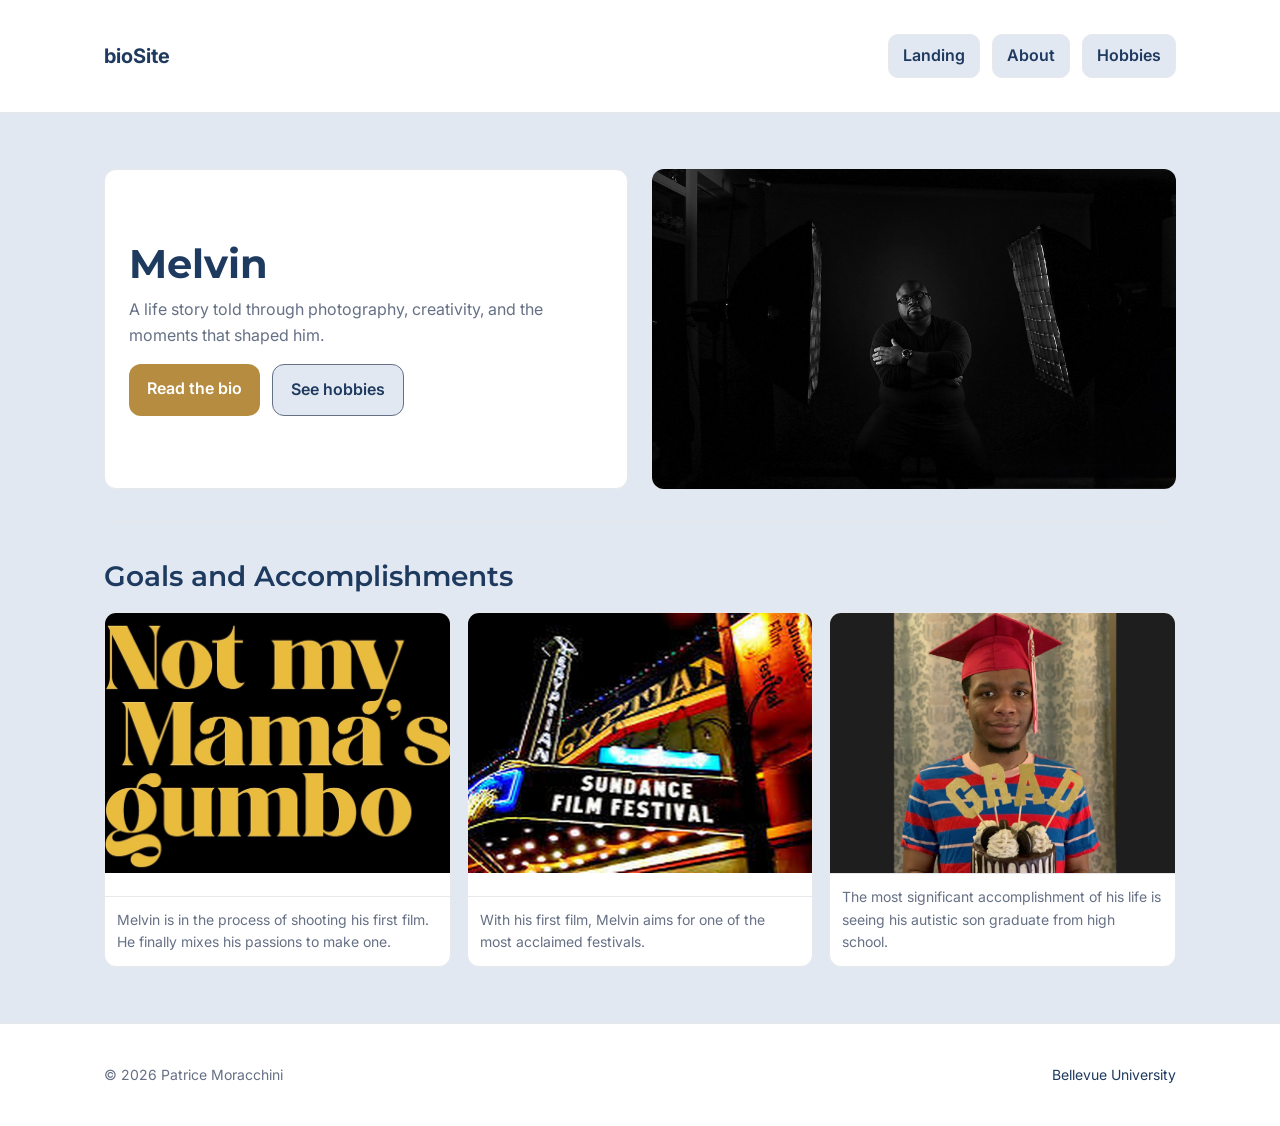
<file: index.html>
<!DOCTYPE html>
<html lang="en">
<head>
  <meta charset="UTF-8" />

  <title>Index | Melvin</title>

  <link href="https://fonts.googleapis.com/css2?family=Inter:wght@400;500&family=Montserrat:wght@600;700&display=swap" rel="stylesheet">

  <link rel="stylesheet" href="site.css" />
</head>
<body>
<!--  header -->
  <header class="site-header">
    <div class="container header-row">
      <div class="brand">bioSite</div>
        
      <nav class="nav">
        <a class="nav-link" href="index.html">Landing</a>
        <a class="nav-link" href="about.html">About</a>
        <a class="nav-link" href="hobbies.html">Hobbies</a>
      </nav>
    </div>
  </header>

  <main class="container">
    <!-- Hero section with split layout -->
    <section class="hero">
      <div class="hero-left">

        <div class="hero-box">
          <h1>Melvin</h1>
          <p class="tagline">A life story told through photography, creativity, and the moments that shaped him.</p>

          <div class="cta-row">
            <a class="btn btn-primary" href="about.html">Read the bio</a>
            <a class="btn btn-secondary" href="hobbies.html">See hobbies</a>
          </div>
        </div>
      </div>

      <div class="hero-right">
        <div class="hero-image">
          <img src="images/hero.jpg" alt="Portrait of Melvin" />
        </div>
      </div>
    </section>

    <hr class="section-rule" />
    <!-- Featured section with card layout -->
    <section class="featured">
      <h2>Goals and Accomplishments</h2>

      <div class="card-grid">
        <figure class="card">
          <div class="card-img">
            <img src="images/goal1.jpg" alt="Featured moment 1" />
          </div>
          <figcaption class="caption">Melvin is in the process of shooting his first film. He finally mixes his passions to make one.</figcaption>
        </figure>

        <figure class="card">
          <div class="card-img">
            <img src="images/goal2.jpg" alt="Featured moment 2" />
          </div>
          <figcaption class="caption">With his first film, Melvin aims for one of the most acclaimed festivals.</figcaption>
        </figure>

        <figure class="card">
          <div class="card-img">
            <img src="images/accomplishment3.jpg" alt="Featured moment 3" />
          </div>
          <figcaption class="caption">The most significant accomplishment of his life is seeing his autistic son graduate from high
school.</figcaption>
        </figure>
      </div>
    </section>

  </main>
  <!-- footer  -->
  <footer class="site-footer">
    <div class="container footer-row">
      <div>© 2026 Patrice Moracchini</div>
      <div>
        <a class="footer-link" href="https://degrees.bellevue.edu/?utm_source=google&utm_medium=cpc&utm_campaign=20388528939&utm_content=153304566916&utm_term=bellevue%20university&gad_source=1&gad_campaignid=20388528939&gbraid=0AAAAADruqtXKMs_qDzr7t0mXNCU68WF1-&gclid=CjwKCAiA-sXMBhAOEiwAGGw6LG4PZqdKBVgVtPGLbaaEoilFaUwEgsfxj2MyyaBA53DbVVQUaGW_xxoC1QoQAvD_BwE" target="_blank" rel="noopener">Bellevue University</a>
      </div>
    </div>
  </footer>

</body>
</html>
</file>
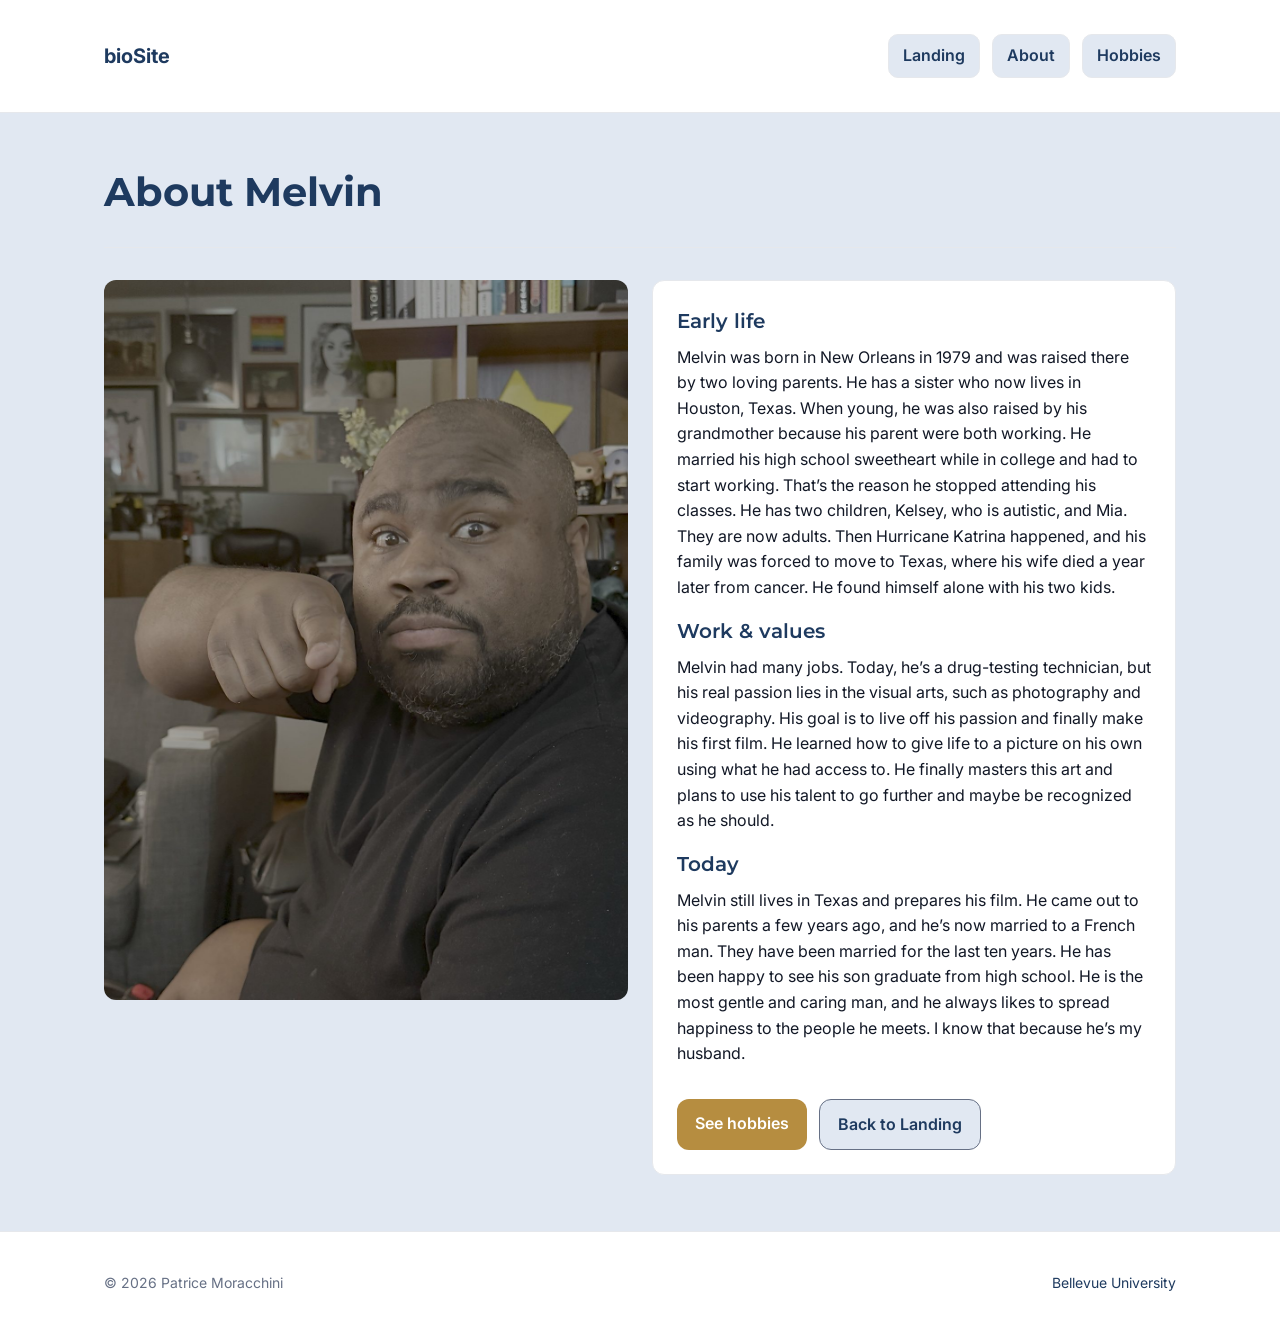
<file: about.html>
<!DOCTYPE html>
<html lang="en">
<head>
  <meta charset="UTF-8">

  <title>About | Melvin</title>

  <link href="https://fonts.googleapis.com/css2?family=Inter:wght@400;500&family=Montserrat:wght@600;700&display=swap" rel="stylesheet">

  <link rel="stylesheet" href="site.css">
</head>
<body>

  <header class="site-header">
    <div class="container header-row">
      <div class="brand">bioSite</div>

      <nav class="nav">
        <a class="nav-link" href="index.html">Landing</a>
        <a class="nav-link" href="about.html">About</a>
        <a class="nav-link" href="hobbies.html">Hobbies</a>
      </nav>
    </div>
  </header>

  <main class="container">
    <section class="about">
      <h1>About Melvin</h1>

      <hr class="section-rule" />

      <!-- Reuse the landing-page split layout for a consistent aesthetic -->
      <div class="hero">
        <!-- Left column: portrait image -->
        <div>
          <div class="hero-image">
            <img src="images/portrait.jpg" alt="Portrait of Melvin" />
          </div>
        </div>

        <!-- Right column: bio content -->
        <div>
          <div class="hero-box">
            <h2>Early life</h2>
            <p>Melvin was born in New Orleans in 1979 and was raised there by two loving parents. He has a
sister who now lives in Houston, Texas. When young, he was also raised by his grandmother
because his parent were both working. He married his high school sweetheart while in college
and had to start working. That’s the reason he stopped attending his classes. He has two
children, Kelsey, who is autistic, and Mia. They are now adults. Then Hurricane Katrina
happened, and his family was forced to move to Texas, where his wife died a year later from
cancer. He found himself alone with his two kids.</p>

            <h2>Work &amp; values</h2>
            <p>Melvin had many jobs. Today, he’s a drug-testing technician, but his real passion lies in the
visual arts, such as photography and videography. His goal is to live off his passion and finally
make his first film. He learned how to give life to a picture on his own using what he had access
to. He finally masters this art and plans to use his talent to go further and maybe be recognized
as he should.</p>

            <h2>Today</h2>
            <p>Melvin still lives in Texas and prepares his film. He came out to his parents a few years ago, and
he’s now married to a French man. They have been married for the last ten years. He has been
happy to see his son graduate from high school. He is the most gentle and caring man, and he
always likes to spread happiness to the people he meets. I know that because he’s my husband.</p>

            <div class="cta-row">
              <a class="btn btn-primary" href="hobbies.html">See hobbies</a>
              <a class="btn btn-secondary" href="index.html">Back to Landing</a>
            </div>
          </div>
        </div>
      </div>
    </section>
  </main>
<!-- The footer is the same across all pages, so we can reuse it for consistency -->
  <footer class="site-footer">
    <div class="container footer-row">
      <div>© 2026 Patrice Moracchini</div>
      <div>
        <a class="footer-link" href="https://degrees.bellevue.edu/?utm_source=google&utm_medium=cpc&utm_campaign=20388528939&utm_content=153304566916&utm_term=bellevue%20university&gad_source=1&gad_campaignid=20388528939&gbraid=0AAAAADruqtXKMs_qDzr7t0mXNCU68WF1-&gclid=CjwKCAiA-sXMBhAOEiwAGGw6LG4PZqdKBVgVtPGLbaaEoilFaUwEgsfxj2MyyaBA53DbVVQUaGW_xxoC1QoQAvD_BwE" target="_blank" rel="noopener">Bellevue University</a>
      </div>
    </div>
  </footer>

</body>
</html>
</file>
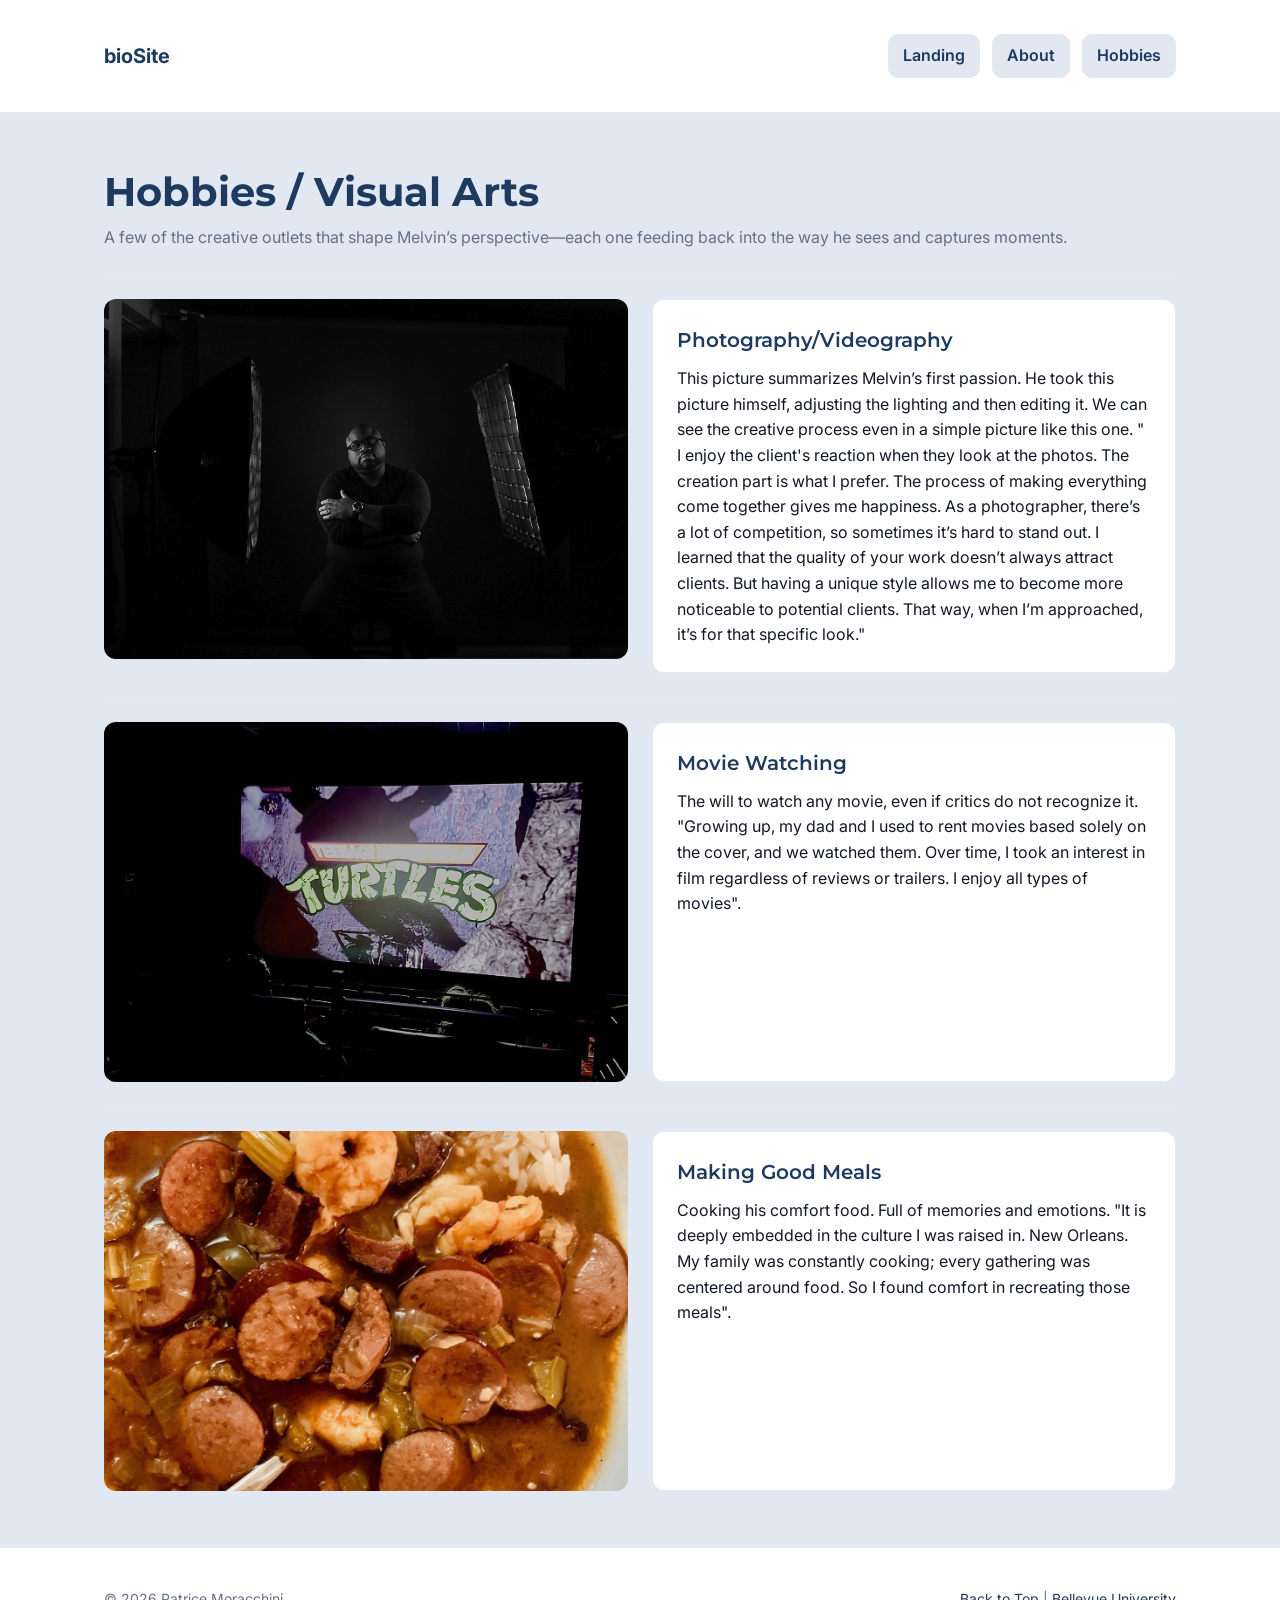
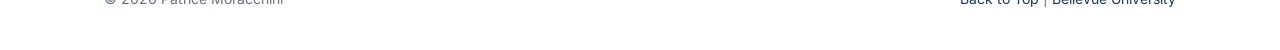
<file: hobbies.html>
<!DOCTYPE html>
<html lang="en">
<head>
  <meta charset="UTF-8">
  <title>Hobbies | Melvin</title>


  <link href="https://fonts.googleapis.com/css2?family=Inter:wght@400;500&family=Montserrat:wght@600;700&display=swap" rel="stylesheet">

  <link rel="stylesheet" href="site.css">
</head>
<body id="top">
<!-- The header and footer are the same across all pages, so we can reuse them for consistency -->
<header class="site-header">
  <div class="container header-row">
    <div class="brand">bioSite</div>

    <nav class="nav">
      <a class="nav-link" href="index.html">Landing</a>
      <a class="nav-link" href="about.html">About</a>
      <a class="nav-link" href="hobbies.html">Hobbies</a>
    </nav>
  </div>
</header>

<main class="container">
  <section class="hobbies">
    <h1>Hobbies / Visual Arts</h1>
    <p class="tagline">A few of the creative outlets that shape Melvin’s perspective—each one feeding back into the way he sees and captures moments.</p>

    <hr class="section-rule" />

    <!-- HOBBY BLOCK 1 -->
    <div class="hero">
      <div>
        <div class="hero-image">
          <img src="images/hobby1.jpg" alt="Melvin practicing Hobby 1" />
        </div>
      </div>

      <div>
        <div class="hero-box">
          <h2>Photography/Videography</h2>
          <p>This picture summarizes Melvin’s first passion. He took this picture himself, adjusting the
lighting and then editing it. We can see the creative process even in a simple picture like this
one. " I enjoy the client's reaction when they look at the photos. The creation
part is what I prefer. The process of making everything come together gives me
happiness. As a photographer, there’s a lot of competition, so sometimes it’s hard to stand out. I
learned that the quality of your work doesn’t always attract clients. But having a unique
style allows me to become more noticeable to potential clients. That way, when I’m
approached, it’s for that specific look."</p>
        </div>
      </div>
    </div>

    <hr class="section-rule" />

    <!-- HOBBY BLOCK 2 -->
    <div class="hero">
      <div>
        <div class="hero-image">
          <img src="images/hobby2.jpg" alt="Melvin practicing Hobby 2" />
        </div>
      </div>

      <div>
        <div class="hero-box">
          <h2>Movie Watching</h2>
          <p>The will to watch any movie, even if critics do not recognize it. "Growing up, my dad and I used to rent
movies based solely on the cover, and we watched them. Over time, I took an interest in
film regardless of reviews or trailers. I enjoy all types of movies".</p>
        </div>
      </div>
    </div>

    <hr class="section-rule" />

    <!-- HOBBY BLOCK 3 -->
    <div class="hero">
      <div>
        <div class="hero-image">
          <img src="images/hobby3.jpg" alt="Melvin practicing Hobby 3" />
        </div>
      </div>

      <div>
        <div class="hero-box">
          <h2>Making Good Meals</h2>
          <p>Cooking his comfort food. Full of memories and emotions. "It is deeply embedded in the culture I was raised in. New Orleans. My family was
constantly cooking; every gathering was centered around food. So I found comfort in
recreating those meals".</p>
        </div>
      </div>
    </div>
  </section>
</main>

<footer class="site-footer">
  <div class="container footer-row">
    <div>© 2026 Patrice Moracchini</div>
    <div>
      <a class="footer-link" href="#top">Back to Top</a>  <!-- link added after schoolmate feedback, to improve navigation -->
      |
      <a class="footer-link" href="https://degrees.bellevue.edu/?utm_source=google&utm_medium=cpc&utm_campaign=20388528939&utm_content=153304566916&utm_term=bellevue%20university&gad_source=1&gad_campaignid=20388528939&gbraid=0AAAAADruqtXKMs_qDzr7t0mXNCU68WF1-&gclid=CjwKCAiA-sXMBhAOEiwAGGw6LG4PZqdKBVgVtPGLbaaEoilFaUwEgsfxj2MyyaBA53DbVVQUaGW_xxoC1QoQAvD_BwE" target="_blank" rel="noopener">Bellevue University</a>
    </div>
  </div>
</footer>

</body>
</html>
</file>
<file: site.css>
/* Patrice Moracchini - CSD 340 bioSite */
/* site.css - shared styles for all pages */
@import url('https://fonts.googleapis.com/css2?family=Inter:wght@400;500&family=Montserrat:wght@600;700&display=swap');
/* Define CSS variables for consistent theming across the site */
:root{ /* Colors */
  --bg:#E1E8F2;           /* modified after feedback from schoolmates, bluer nuance*/
  --surface:#FFFFFF;
  --text:#121826;
  --muted:#667085;
  --primary:#1E3A5F;
  --accent:#B68D40;

  --radius:12px;
  --max:1120px;
  --border:#e6e8ec;
}
/* Reset and base styles */
*{ box-sizing:border-box; }

body{
  margin:0;
  font-family: 'Inter', Arial, sans-serif;
  background: var(--bg);
  color: var(--text);
  line-height: 1.6;
}

a{ color: var(--accent); }

a:hover{ text-decoration: underline; }

.container{
  max-width: var(--max);
  margin: 0 auto;
  padding: 24px;
}

.section-rule{
  margin: 32px 0;
  border: 0;
  border-top: 1px solid var(--border);
}

/* Header: brand left, nav right */
.site-header{
  border-bottom: 1px solid var(--border);
  padding: 10px 0;
  background: var(--surface);
}

.header-row{
  display:flex;
  align-items:center;
  justify-content:space-between;
  gap:16px;
}

.brand{
  font-weight: 700;
  font-size: 20px;
  color: var(--primary);
}

.nav{
  display:flex;
  gap:12px;
  align-items:center;
}

.nav-link{
  padding: 8px 14px;
  text-decoration: none;
  color: var(--primary);
  background: var(--bg);
  border: 1px solid var(--border);
  border-radius: 10px;
  font-weight: 600;
}

.nav-link:hover{ text-decoration: underline; }

/* Buttons */
.btn{
  display:inline-block;
  padding: 12px 18px;
  border-radius: 12px;
  text-decoration:none;
  font-weight: 600;
}

.btn-primary{
  background: var(--accent);
  color: #fff;
}

.btn-secondary{
  background: var(--bg);
  border: 1px solid var(--muted);
  color: var(--primary);
}

/* Typography */
h1{
  margin: 0 0 10px 0;
  font-family: 'Montserrat', Arial, sans-serif;
  font-size: 40px;
  font-weight: 700;
  line-height: 1.15;
  color: var(--primary);
}

h2{
  margin: 0 0 14px 0;
  font-family: 'Montserrat', Arial, sans-serif;
  font-size: 28px;
  font-weight: 600;
  color: var(--primary);
}

h3{
  margin: 0 0 10px 0;
  font-family: 'Montserrat', Arial, sans-serif;
  font-size: 20px;
  font-weight: 600;
  color: var(--primary);
}

.small-label{
  font-size: 12px;
  margin: 0 0 10px 0;
  color: var(--muted);
}

.tagline{
  margin: 0;
  color: var(--muted);
}

/* Shared split layout (Landing hero + About main section) */
.hero{
  display:grid;
  grid-template-columns: 1fr 1fr;
  gap: 24px;
  margin-top: 32px;
  align-items: stretch;
}

.hero-box{
  background: var(--surface);
  border: 1px solid var(--border);
  border-radius: var(--radius);
  padding: 24px;
  min-height: 320px;
  display:flex;
  flex-direction:column;
  justify-content:center;
}

.cta-row{
  display:flex;
  gap: 12px;
  flex-wrap: wrap;
  margin-top: 16px;
}

.hero-image{
  border-radius: var(--radius);
  overflow: hidden;
  height: 320px;
  background: #d9dde3;
}

.hero-image img{
  width: 100%;
  height: 100%;
  object-fit: cover;
  display: block;
}

/* Goal + Accomplishments: 3 equal cards */
.card-grid{
  display:grid;
  grid-template-columns: repeat(3, 1fr);
  gap: 16px;
}

.card{
  background: var(--surface);
  border: 1px solid var(--border);
  border-radius: var(--radius);
  overflow: hidden;
  margin: 0;
  display:flex;
  flex-direction:column;
  height: 100%;
}

.card-img{
  height: 260px;
  overflow: hidden;
  background: #d9dde3;
}

.card-img img{
  width: 100%;
  height: 100%;
  object-fit: cover;
  display: block;
}

.caption{
  border-top: 1px solid var(--border);
  padding: 12px;
  font-size: 14px;
  margin-top: auto;
  color: var(--muted);
}

/* Footer */
.site-footer{
  border-top: 1px solid var(--border);
  margin-top: 32px;
  padding: 16px 0;
  background: var(--surface);
}

.footer-row{
  display:flex;
  justify-content: space-between;
  align-items:center;
}

.footer-row > div{
  color: var(--muted);
  font-size: 14px;
}

.footer-link{
  color: var(--primary);
  text-decoration: none;
}

.footer-link:hover{ text-decoration: underline; }

.footer-link:focus{
  outline: 2px solid var(--accent);
  outline-offset: 2px;
  border-radius: 6px;
}

/* ===========
   About page 
   =========== */

.about{
  margin-top: 32px;
  text-align: left;
}

.about h1{
  margin-bottom: 8px;
}

.about .tagline{
  margin-bottom: 0;
}

.about .hero{
  margin-top: 24px;
  align-items: start;
}

.about .hero-image{
  height: 720px;
}

.about .hero-box{
  justify-content: flex-start;
}

.about .hero-box h2{
  font-size: 20px;
  margin: 0 0 8px 0;
}

.about .hero-box p{
  margin: 0 0 14px 0;
  color: var(--text);
}

.about .cta-row{
  margin-top: 18px;
}


/* =============
   Hobbies page
   ============= */

.hobbies{
  margin-top: 32px;
}

/* Match wireframe rhythm: block, divider, block */
.hobbies .hero{
  margin-top: 0;
  align-items: start;
}

.hobbies .section-rule{
  margin: 24px 0;
}

/* Make hobby images feel like square/portrait blocks (wireframe) */
.hobbies .hero-image{
  height: 360px;
}

/* Keep the write-up area tighter than the landing hero */
.hobbies .hero-box{
  min-height: 360px;
  justify-content: flex-start;
}

.hobbies .hero-box h2{
  font-size: 20px;
  margin: 0 0 10px 0;
}

.hobbies .hero-box p{
  margin: 0;
  color: var(--text);
}
</file>
